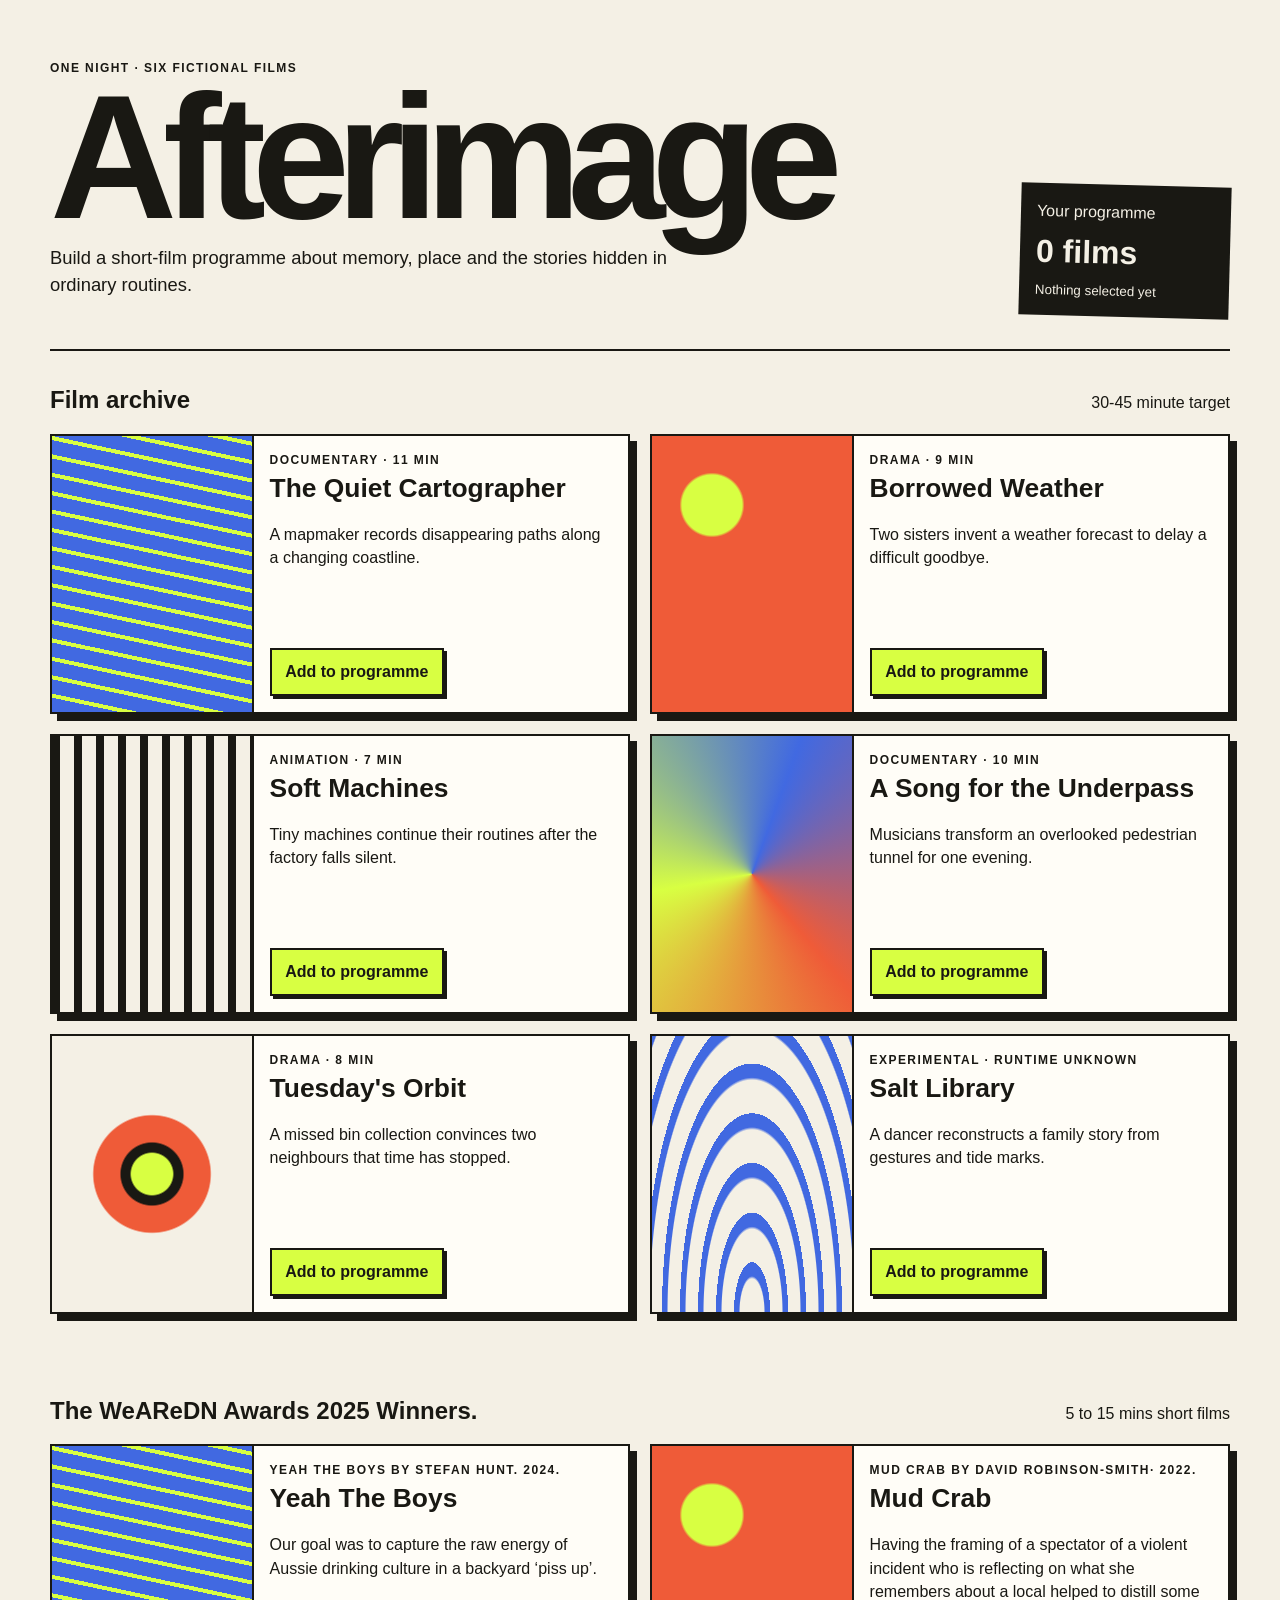
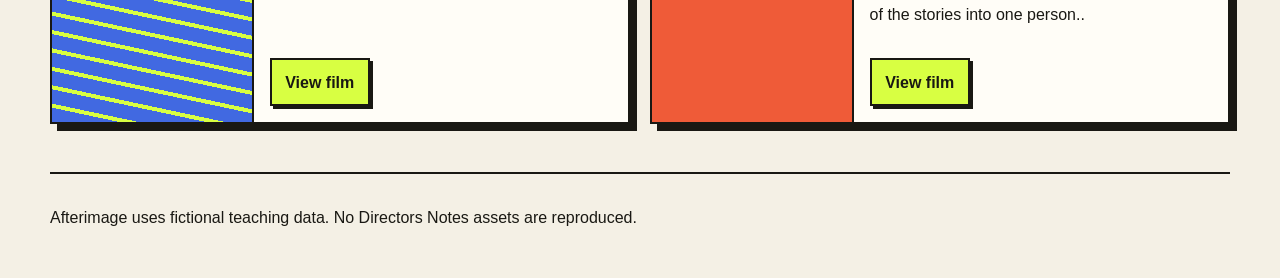
<file: index.html>
<!doctype html>
<html lang="en">
<head>
  <meta charset="utf-8">
  <meta name="viewport" content="width=device-width, initial-scale=1">
  <title>Afterimage Programme Builder</title>
  <link rel="stylesheet" href="styles/style.css">
</head>
<body>
  <header class="site-header">
    <div>
      <p class="kicker">One night · Six fictional films</p>
      <h1>Afterimage</h1>
      <p class="intro">Build a short-film programme about memory, place and the stories hidden in ordinary routines.</p>
    </div>
    <div class="programme-summary" aria-label="Programme summary">
      <span>Your programme</span>
      <strong>0 films</strong>
      <small>Nothing selected yet</small>
    </div>
  </header>

  <main>
    <div class="section-heading">
      <h2>Film archive</h2>
      <p>30-45 minute target</p>
    </div>

    <section class="film-grid" aria-label="Available short films">
      <article class="film-card film-card--coast">
        <div class="film-art" aria-hidden="true"></div>
        <div class="film-copy">
          <p class="film-meta">Documentary · 11 min</p>
          <h3>The Quiet Cartographer</h3>
          <p>A mapmaker records disappearing paths along a changing coastline.</p>
          <button type="button">Add to programme</button>
        </div>
      </article>
      <article class="film-card film-card--weather">
        <div class="film-art" aria-hidden="true"></div>
        <div class="film-copy">
          <p class="film-meta">Drama · 9 min</p>
          <h3>Borrowed Weather</h3>
          <p>Two sisters invent a weather forecast to delay a difficult goodbye.</p>
          <button type="button">Add to programme</button>
        </div>
      </article>
      <article class="film-card film-card--machines">
        <div class="film-art" aria-hidden="true"></div>
        <div class="film-copy">
          <p class="film-meta">Animation · 7 min</p>
          <h3>Soft Machines</h3>
          <p>Tiny machines continue their routines after the factory falls silent.</p>
          <button type="button">Add to programme</button>
        </div>
      </article>
      <article class="film-card film-card--music">
        <div class="film-art" aria-hidden="true"></div>
        <div class="film-copy">
          <p class="film-meta">Documentary · 10 min</p>
          <h3>A Song for the Underpass</h3>
          <p>Musicians transform an overlooked pedestrian tunnel for one evening.</p>
          <button type="button">Add to programme</button>
        </div>
      </article>
      <article class="film-card film-card--orbit">
        <div class="film-art" aria-hidden="true"></div>
        <div class="film-copy">
          <p class="film-meta">Drama · 8 min</p>
          <h3>Tuesday's Orbit</h3>
          <p>A missed bin collection convinces two neighbours that time has stopped.</p>
          <button type="button">Add to programme</button>
        </div>
      </article>
      <article class="film-card film-card--salt">
        <div class="film-art" aria-hidden="true"></div>
        <div class="film-copy">
          <p class="film-meta">Experimental · Runtime unknown</p>
          <h3>Salt Library</h3>
          <p>A dancer reconstructs a family story from gestures and tide marks.</p>
          <button type="button">Add to programme</button>
        </div>
      </article>


    </section>

    <div class="section-heading">
        <h2 id="award-winning-heading">The WeAReDN Awards 2025 Winners. </h2>
        <p>5 to 15 mins short films</p>
    </div>

    <section class="film-grid" aria-label="Available short films">

        <article class="film-card film-card--coast">
            <div class="film-art" aria-hidden="true"></div>

            <div class="film-copy">
                <p class="film-meta">Yeah The Boys by Stefan Hunt. 2024.</p>
                <h3>Yeah The Boys</h3>
                <p>Our goal was to capture the raw energy of Aussie drinking culture in a backyard ‘piss up’.</p>
                <button type="button">View film</button>
            </div>
        </article>

        <article class="film-card film-card--weather">
            <div class="film-art" aria-hidden="true"></div>

            <div class="film-copy">
                <p class="film-meta">Mud Crab by David Robinson-Smith· 2022.</p>
                <h3>Mud Crab</h3>
                <p>Having the framing of a spectator of a violent incident who is reflecting on what she remembers about a local helped to distill some of the stories into one person..</p>
                <button type="button">View film</button>
            </div>
        </article>
    </section>
    
  </main>

  <footer><p>Afterimage uses fictional teaching data. No Directors Notes assets are reproduced.</p></footer>
</body>
</html>
</file>
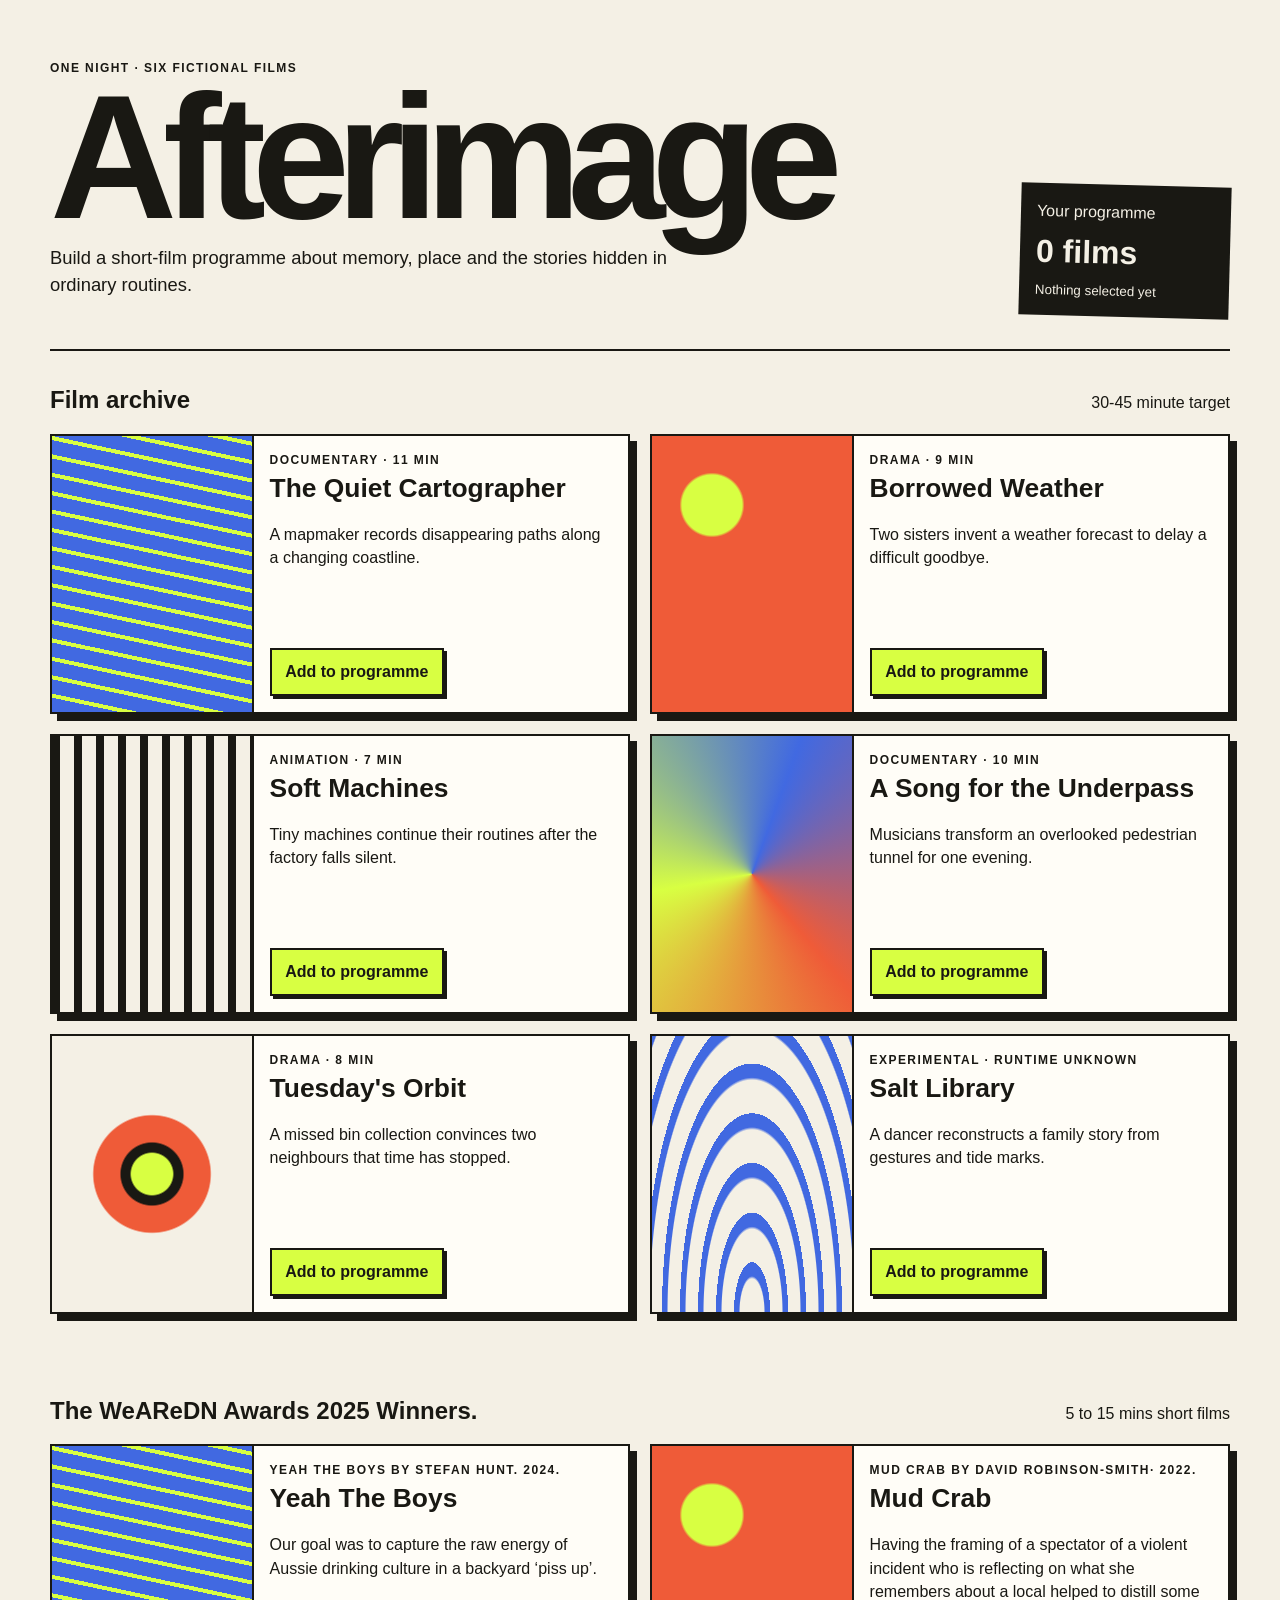
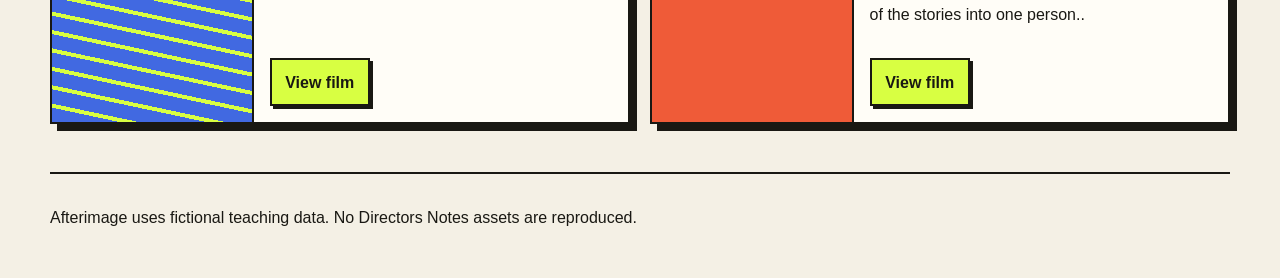
<file: src/index.html>
<!doctype html>
<html lang="en">
  <head>
    <meta charset="utf-8" />
    <meta name="viewport" content="width=device-width, initial-scale=1" />
    <title>Afterimage Programme Builder</title>
    <link rel="stylesheet" href="styles/style.css" />
  </head>
  <body>
    <header class="site-header">
      <div>
        <p class="kicker">One night · Six fictional films</p>
        <h1>Afterimage</h1>
        <p class="intro">
          Build a short-film programme about memory, place and the stories
          hidden in ordinary routines.
        </p>
      </div>
      <div class="programme-summary" aria-label="Programme summary">
        <span>Your programme</span>
        <strong>0 films</strong>
        <small>Nothing selected yet</small>
      </div>
    </header>

    <main>
      <div class="section-heading">
        <h2>Film archive</h2>
        <p>30-45 minute target</p>
      </div>

      <section class="film-grid" aria-label="Available short films">
        <article class="film-card film-card--coast">
          <div class="film-art" aria-hidden="true"></div>
          <div class="film-copy">
            <p class="film-meta">Documentary · 11 min</p>
            <h3>The Quiet Cartographer</h3>
            <p>
              A mapmaker records disappearing paths along a changing coastline.
            </p>
            <button type="button">Add to programme</button>
          </div>
        </article>
        <article class="film-card film-card--weather">
          <div class="film-art" aria-hidden="true"></div>
          <div class="film-copy">
            <p class="film-meta">Drama · 9 min</p>
            <h3>Borrowed Weather</h3>
            <p>
              Two sisters invent a weather forecast to delay a difficult
              goodbye.
            </p>
            <button type="button">Add to programme</button>
          </div>
        </article>
        <article class="film-card film-card--machines">
          <div class="film-art" aria-hidden="true"></div>
          <div class="film-copy">
            <p class="film-meta">Animation · 7 min</p>
            <h3>Soft Machines</h3>
            <p>
              Tiny machines continue their routines after the factory falls
              silent.
            </p>
            <button type="button">Add to programme</button>
          </div>
        </article>
        <article class="film-card film-card--music">
          <div class="film-art" aria-hidden="true"></div>
          <div class="film-copy">
            <p class="film-meta">Documentary · 10 min</p>
            <h3>A Song for the Underpass</h3>
            <p>
              Musicians transform an overlooked pedestrian tunnel for one
              evening.
            </p>
            <button type="button">Add to programme</button>
          </div>
        </article>
        <article class="film-card film-card--orbit">
          <div class="film-art" aria-hidden="true"></div>
          <div class="film-copy">
            <p class="film-meta">Drama · 8 min</p>
            <h3>Tuesday's Orbit</h3>
            <p>
              A missed bin collection convinces two neighbours that time has
              stopped.
            </p>
            <button type="button">Add to programme</button>
          </div>
        </article>
        <article class="film-card film-card--salt">
          <div class="film-art" aria-hidden="true"></div>
          <div class="film-copy">
            <p class="film-meta">Experimental · Runtime unknown</p>
            <h3>Salt Library</h3>
            <p>
              A dancer reconstructs a family story from gestures and tide marks.
            </p>
            <button type="button">Add to programme</button>
          </div>
        </article>
      </section>

      <div class="section-heading">
        <h2 id="award-winning-heading">The WeAReDN Awards 2025 Winners.</h2>
        <p>5 to 15 mins short films</p>
      </div>

      <section class="film-grid" aria-label="Available short films">
        <article class="film-card film-card--coast">
          <div class="film-art" aria-hidden="true"></div>

          <div class="film-copy">
            <p class="film-meta">Yeah The Boys by Stefan Hunt. 2024.</p>
            <h3>Yeah The Boys</h3>
            <p>
              Our goal was to capture the raw energy of Aussie drinking culture
              in a backyard ‘piss up’.
            </p>
            <button type="button">View film</button>
          </div>
        </article>

        <article class="film-card film-card--weather">
          <div class="film-art" aria-hidden="true"></div>

          <div class="film-copy">
            <p class="film-meta">Mud Crab by David Robinson-Smith· 2022.</p>
            <h3>Mud Crab</h3>
            <p>
              Having the framing of a spectator of a violent incident who is
              reflecting on what she remembers about a local helped to distill
              some of the stories into one person..
            </p>
            <button type="button">View film</button>
          </div>
        </article>
      </section>
    </main>

    <footer>
      <p>
        Afterimage uses fictional teaching data. No Directors Notes assets are
        reproduced.
      </p>
    </footer>

    <button id="scrollTopBtn">⬆️</button>

    <script src="week3/script.js"></script>
  </body>
</html>
</file>
<file: styles/style.css>
:root {
  --ink: #191813;
  --paper: #f4f0e5;
  --acid: #d8ff42;
  --orange: #ef5b38;
  --blue: #4169e1;
  --line: #aaa28f;
}

* { box-sizing: border-box; }

body {
  margin: 0;
  color: var(--ink);
  background: var(--paper);
  font-family: Arial, sans-serif;
  line-height: 1.45;
}

.site-header,
main,
footer {
  width: min(1180px, calc(100% - 2rem));
  margin: 0 auto;
}

.site-header {
  display: grid;
  grid-template-columns: 1fr auto;
  gap: 2rem;
  align-items: end;
  padding: 3rem 0 2rem;
  border-bottom: 2px solid var(--ink);
}

.kicker,
.film-meta {
  text-transform: uppercase;
  letter-spacing: 0.12em;
  font-size: 0.75rem;
  font-weight: 700;
}

h1 {
  margin: 0;
  font-size: clamp(4.5rem, 15vw, 11rem);
  line-height: 0.78;
  letter-spacing: -0.08em;
}

.intro { max-width: 620px; font-size: 1.15rem; }

.programme-summary {
  min-width: 210px;
  padding: 1rem;
  background: var(--ink);
  color: var(--paper);
  transform: rotate(1.5deg);
}

.programme-summary span,
.programme-summary strong,
.programme-summary small { display: block; }
.programme-summary strong { margin: 0.35rem 0; font-size: 2rem; }

.section-heading {
  display: flex;
  justify-content: space-between;
  align-items: baseline;
  padding: 2rem 0 1rem;
}

.section-heading h2,
.section-heading p { margin: 0; }

.film-grid {
  display: grid;
  grid-template-columns: repeat(2, minmax(0, 1fr));
  gap: 1.25rem;
  padding-bottom: 3rem;
}

.film-card {
  display: grid;
  grid-template-columns: minmax(135px, 0.7fr) 1.3fr;
  min-height: 280px;
  border: 2px solid var(--ink);
  background: #fffdf7;
  box-shadow: 7px 7px 0 var(--ink);
}

.film-art { min-height: 180px; border-right: 2px solid var(--ink); }
.film-card--coast .film-art { background: repeating-linear-gradient(12deg, var(--blue) 0 14px, var(--acid) 14px 18px); }
.film-card--weather .film-art { background: radial-gradient(circle at 30% 25%, var(--acid) 0 12%, transparent 13%), var(--orange); }
.film-card--machines .film-art { background: repeating-linear-gradient(90deg, var(--ink) 0 8px, var(--paper) 8px 22px); }
.film-card--music .film-art { background: conic-gradient(from 20deg, var(--blue), var(--orange), var(--acid), var(--blue)); }
.film-card--orbit .film-art { background: radial-gradient(circle at center, var(--acid) 0 12%, var(--ink) 13% 18%, var(--orange) 19% 34%, var(--paper) 35%); }
.film-card--salt .film-art { background: repeating-radial-gradient(ellipse at bottom, var(--paper) 0 12px, var(--blue) 13px 18px); }

.film-copy { display: flex; flex-direction: column; padding: 1rem; }
.film-copy h3 { margin: 0.35rem 0; font-size: 1.65rem; line-height: 1; }
.film-meta { margin: 0; }

button {
  align-self: flex-start;
  margin-top: auto;
  padding: 0.65rem 0.85rem;
  border: 2px solid var(--ink);
  background: var(--acid);
  color: var(--ink);
  font: inherit;
  font-weight: 700;
  box-shadow: 3px 3px 0 var(--ink);
  cursor: pointer;
}

button:hover { transform: translate(2px, 2px); box-shadow: 1px 1px 0 var(--ink); }
button:focus-visible { outline: 4px solid var(--blue); outline-offset: 4px; }

footer { border-top: 2px solid var(--ink); padding: 1rem 0 2rem; }

@media (max-width: 850px) {
  .site-header, .film-grid { grid-template-columns: 1fr; }
  .programme-summary { justify-self: start; }
}

@media (max-width: 520px) {
  .film-card { grid-template-columns: 1fr; }
  .film-art { border-right: 0; border-bottom: 2px solid var(--ink); }
}
</file>
<file: src/styles/style.css>
:root {
  --ink: #191813;
  --paper: #f4f0e5;
  --acid: #d8ff42;
  --orange: #ef5b38;
  --blue: #4169e1;
  --line: #aaa28f;
}

* { box-sizing: border-box; }

body {
  margin: 0;
  color: var(--ink);
  background: var(--paper);
  font-family: Arial, sans-serif;
  line-height: 1.45;
}

.site-header,
main,
footer {
  width: min(1180px, calc(100% - 2rem));
  margin: 0 auto;
}

.site-header {
  display: grid;
  grid-template-columns: 1fr auto;
  gap: 2rem;
  align-items: end;
  padding: 3rem 0 2rem;
  border-bottom: 2px solid var(--ink);
}

.kicker,
.film-meta {
  text-transform: uppercase;
  letter-spacing: 0.12em;
  font-size: 0.75rem;
  font-weight: 700;
}

h1 {
  margin: 0;
  font-size: clamp(4.5rem, 15vw, 11rem);
  line-height: 0.78;
  letter-spacing: -0.08em;
}

.intro { max-width: 620px; font-size: 1.15rem; }

.programme-summary {
  min-width: 210px;
  padding: 1rem;
  background: var(--ink);
  color: var(--paper);
  transform: rotate(1.5deg);
}

.programme-summary span,
.programme-summary strong,
.programme-summary small { display: block; }
.programme-summary strong { margin: 0.35rem 0; font-size: 2rem; }

.section-heading {
  display: flex;
  justify-content: space-between;
  align-items: baseline;
  padding: 2rem 0 1rem;
}

.section-heading h2,
.section-heading p { margin: 0; }

.film-grid {
  display: grid;
  grid-template-columns: repeat(2, minmax(0, 1fr));
  gap: 1.25rem;
  padding-bottom: 3rem;
}

.film-card {
  display: grid;
  grid-template-columns: minmax(135px, 0.7fr) 1.3fr;
  min-height: 280px;
  border: 2px solid var(--ink);
  background: #fffdf7;
  box-shadow: 7px 7px 0 var(--ink);
}

.film-art { min-height: 180px; border-right: 2px solid var(--ink); }
.film-card--coast .film-art { background: repeating-linear-gradient(12deg, var(--blue) 0 14px, var(--acid) 14px 18px); }
.film-card--weather .film-art { background: radial-gradient(circle at 30% 25%, var(--acid) 0 12%, transparent 13%), var(--orange); }
.film-card--machines .film-art { background: repeating-linear-gradient(90deg, var(--ink) 0 8px, var(--paper) 8px 22px); }
.film-card--music .film-art { background: conic-gradient(from 20deg, var(--blue), var(--orange), var(--acid), var(--blue)); }
.film-card--orbit .film-art { background: radial-gradient(circle at center, var(--acid) 0 12%, var(--ink) 13% 18%, var(--orange) 19% 34%, var(--paper) 35%); }
.film-card--salt .film-art { background: repeating-radial-gradient(ellipse at bottom, var(--paper) 0 12px, var(--blue) 13px 18px); }

.film-copy { display: flex; flex-direction: column; padding: 1rem; }
.film-copy h3 { margin: 0.35rem 0; font-size: 1.65rem; line-height: 1; }
.film-meta { margin: 0; }

button {
  align-self: flex-start;
  margin-top: auto;
  padding: 0.65rem 0.85rem;
  border: 2px solid var(--ink);
  background: var(--acid);
  color: var(--ink);
  font: inherit;
  font-weight: 700;
  box-shadow: 3px 3px 0 var(--ink);
  cursor: pointer;
}

button:hover { transform: translate(2px, 2px); box-shadow: 1px 1px 0 var(--ink); }
button:focus-visible { outline: 4px solid var(--blue); outline-offset: 4px; }

footer { border-top: 2px solid var(--ink); padding: 1rem 0 2rem; }

footer-text {
  color: #888;
  font-size: 14px;
}

@media (max-width: 850px) {
  .site-header,
  .film-grid { grid-template-columns: 1fr; }
  .programme-summary { justify-self: start; }
}

@media (max-width: 520px) {
  .film-card { grid-template-columns: 1fr; }
  .film-art { border-right: 0; border-bottom: 2px solid var(--ink); }
}

#scrollTopBtn {
  display: block;
  position: fixed !important;
  left: 50% !important;
  right: auto !important;
  transform: translateX(-50%) !important;
  bottom: 40px !important;
  z-index: 9999;
  border: none;
  outline: none;
  background-color: #111;
  color: white;
  cursor: pointer;
  padding: 15px 20px;
  border-radius: 50px;
  font-size: 18px;
  box-shadow: 0px 4px 10px rgba(0, 0, 0, 0.3);
  transition: background-color 0.3s, transform 0.2s;
}

#scrollTopBtn:hover {
  background-color: #333;
  transform: translateX(-50%) scale(1.1) !important;
}
</file>
